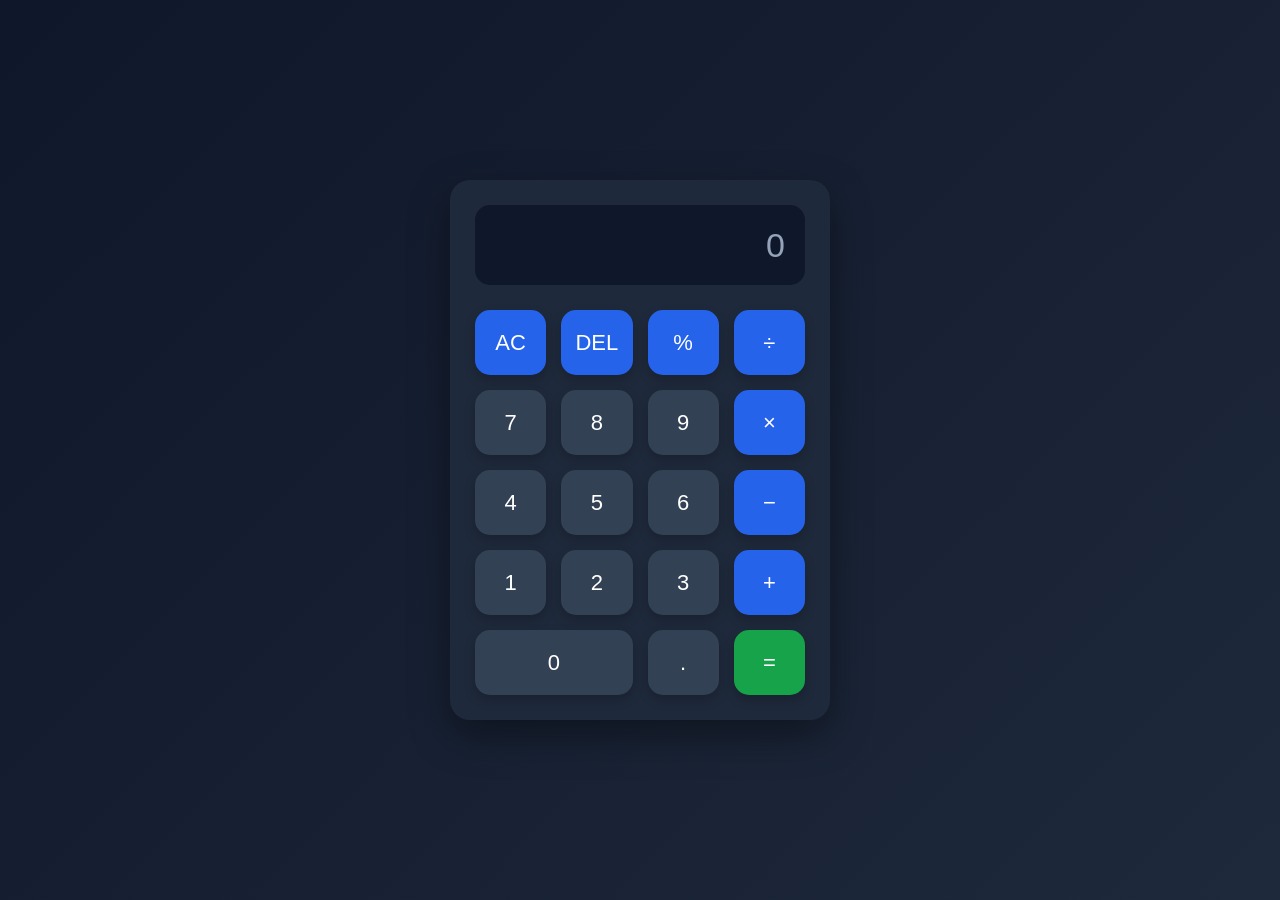
<file: Calculator/index.html>
<!DOCTYPE html>
<html lang="en">

<head>

    <meta charset="UTF-8">

    <meta name="viewport"
          content="width=device-width, initial-scale=1.0">

    <title>Calculator</title>

    <link rel="stylesheet" href="style.css">

</head>

<body>

<div class="calculator">

    <input
        type="text"
        id="display"
        readonly
        placeholder="0">

    <div class="buttons">

        <button class="operator" onclick="clearDisplay()">
            AC
        </button>

        <button class="operator" onclick="deleteLast()">
            DEL
        </button>

        <button class="operator" onclick="append('%')">
            %
        </button>

        <button class="operator" onclick="append('/')">
            ÷
        </button>


        <button onclick="append('7')">7</button>
        <button onclick="append('8')">8</button>
        <button onclick="append('9')">9</button>
        <button class="operator" onclick="append('*')">
            ×
        </button>


        <button onclick="append('4')">4</button>
        <button onclick="append('5')">5</button>
        <button onclick="append('6')">6</button>
        <button class="operator" onclick="append('-')">
            −
        </button>


        <button onclick="append('1')">1</button>
        <button onclick="append('2')">2</button>
        <button onclick="append('3')">3</button>
        <button class="operator" onclick="append('+')">
            +
        </button>


        <button class="zero"
                onclick="append('0')">
            0
        </button>

        <button onclick="append('.')">
            .
        </button>

        <button class="equal"
                onclick="calculate()">
            =
        </button>

    </div>

</div>

<script src="script.js"></script>

</body>

</html>
</file>
<file: Calculator/style.css>
/* ============================
        RESET
============================ */

*{
    margin:0;
    padding:0;
    box-sizing:border-box;
    font-family:'Poppins',sans-serif;
}

body{

    display:flex;
    justify-content:center;
    align-items:center;

    min-height:100vh;

    background:linear-gradient(135deg,#0f172a,#1e293b);
}


/* ============================
        CALCULATOR
============================ */

.calculator{

    width:380px;

    background:#1e293b;

    padding:25px;

    border-radius:20px;

    box-shadow:0 15px 40px rgba(0,0,0,.4);
}


/* ============================
        DISPLAY
============================ */

#display{

    width:100%;
    height:80px;

    border:none;
    outline:none;

    border-radius:15px;

    background:#0f172a;

    color:#fff;

    font-size:34px;

    text-align:right;

    padding:20px;

    margin-bottom:25px;
}

#display::placeholder{

    color:#94a3b8;
}


/* ============================
        BUTTON GRID
============================ */

.buttons{

    display:grid;

    grid-template-columns:repeat(4,1fr);

    gap:15px;
}


/* ============================
        BUTTONS
============================ */

button{

    height:65px;

    border:none;

    border-radius:15px;

    background:#334155;

    color:white;

    font-size:22px;

    cursor:pointer;

    transition:.25s;

    box-shadow:0 5px 12px rgba(0,0,0,.2);
}

button:hover{

    background:#475569;

    transform:translateY(-3px);
}

button:active{

    transform:scale(.95);
}


/* ============================
        OPERATOR
============================ */

.operator{

    background:#2563eb;
}

.operator:hover{

    background:#1d4ed8;
}


/* ============================
        EQUAL
============================ */

.equal{

    background:#16a34a;
}

.equal:hover{

    background:#15803d;
}


/* ============================
        ZERO BUTTON
============================ */

.zero{

    grid-column:span 2;
}


/* ============================
        RESPONSIVE
============================ */

@media(max-width:450px){

    .calculator{

        width:95%;
        padding:20px;
    }

    button{

        height:60px;

        font-size:20px;
    }

    #display{

        font-size:28px;

        height:70px;
    }
}


/* ============================
        SCROLLBAR
============================ */

::-webkit-scrollbar{

    width:8px;
}

::-webkit-scrollbar-thumb{

    background:#2563eb;
}


/* ============================
        ANIMATION
============================ */

.calculator{

    animation:popup .5s ease;
}

@keyframes popup{

    from{

        opacity:0;

        transform:scale(.8);
    }

    to{

        opacity:1;

        transform:scale(1);
    }
}
</file>
